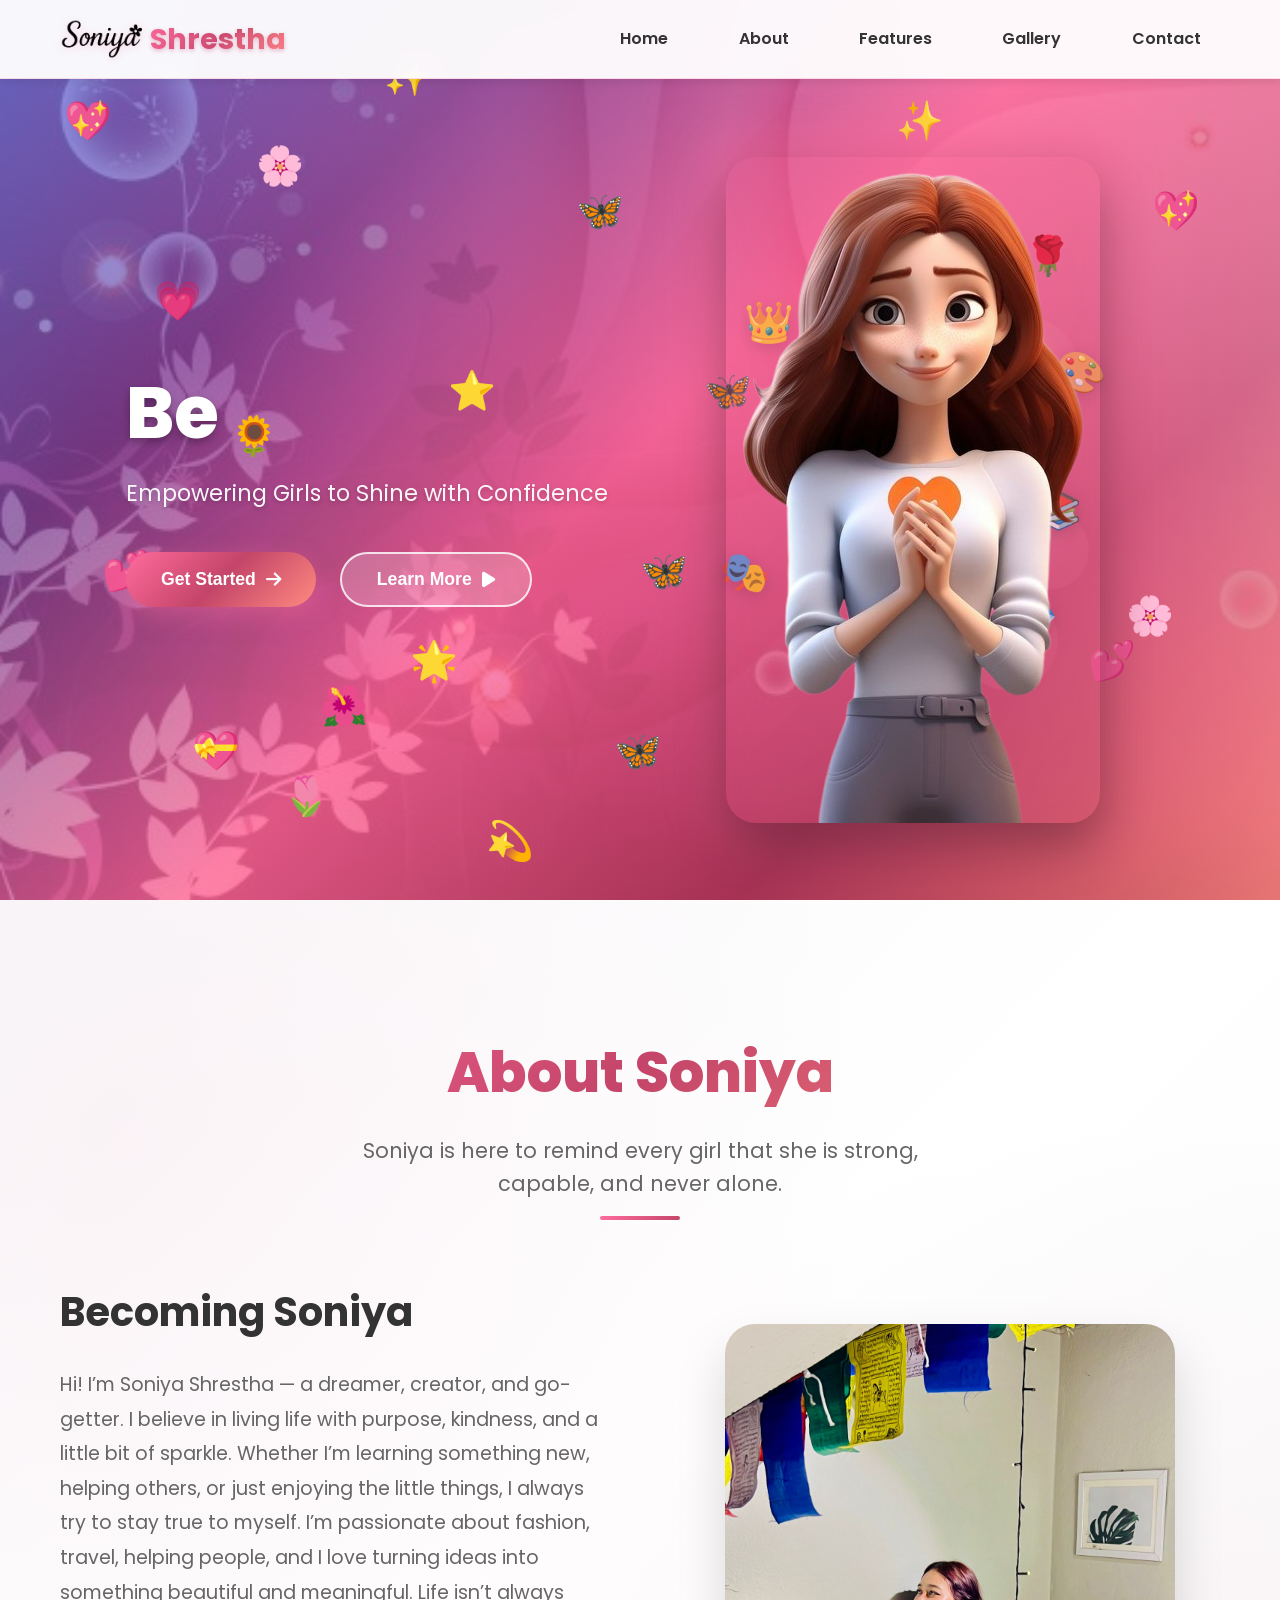
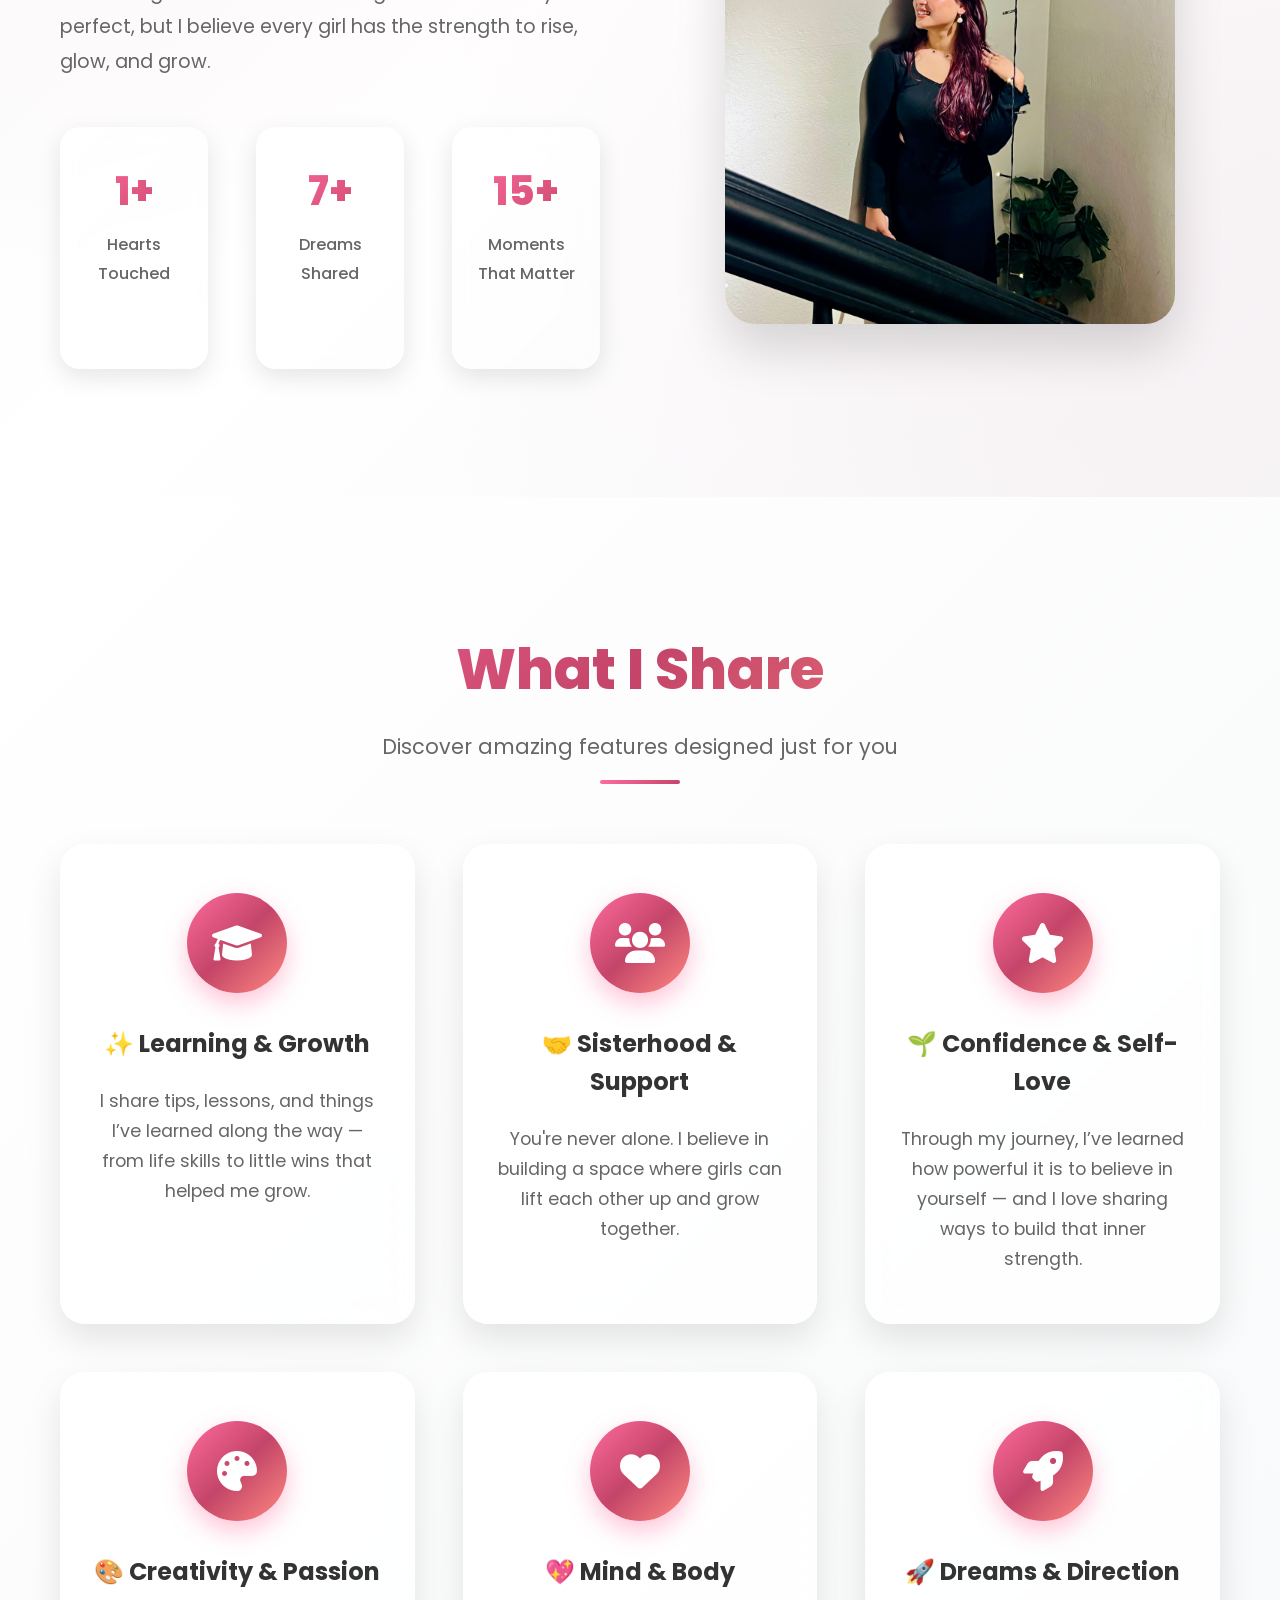
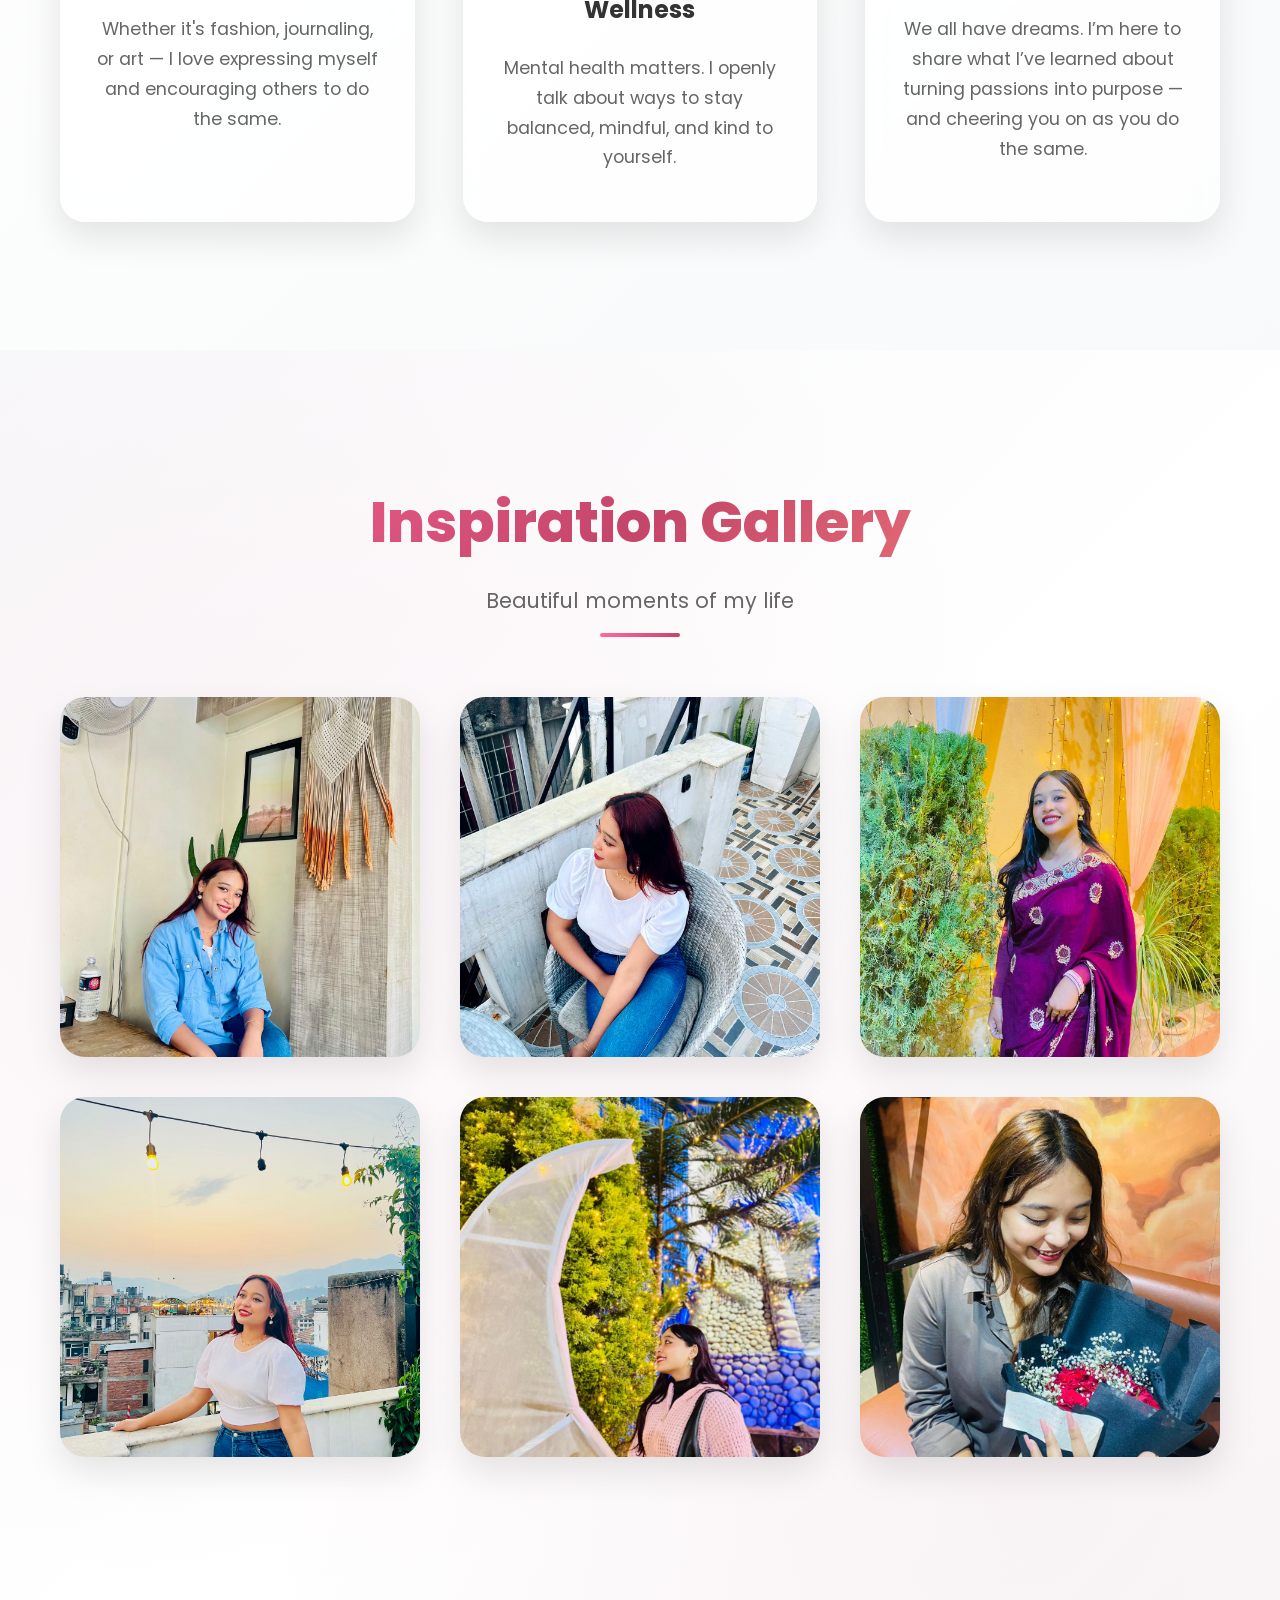
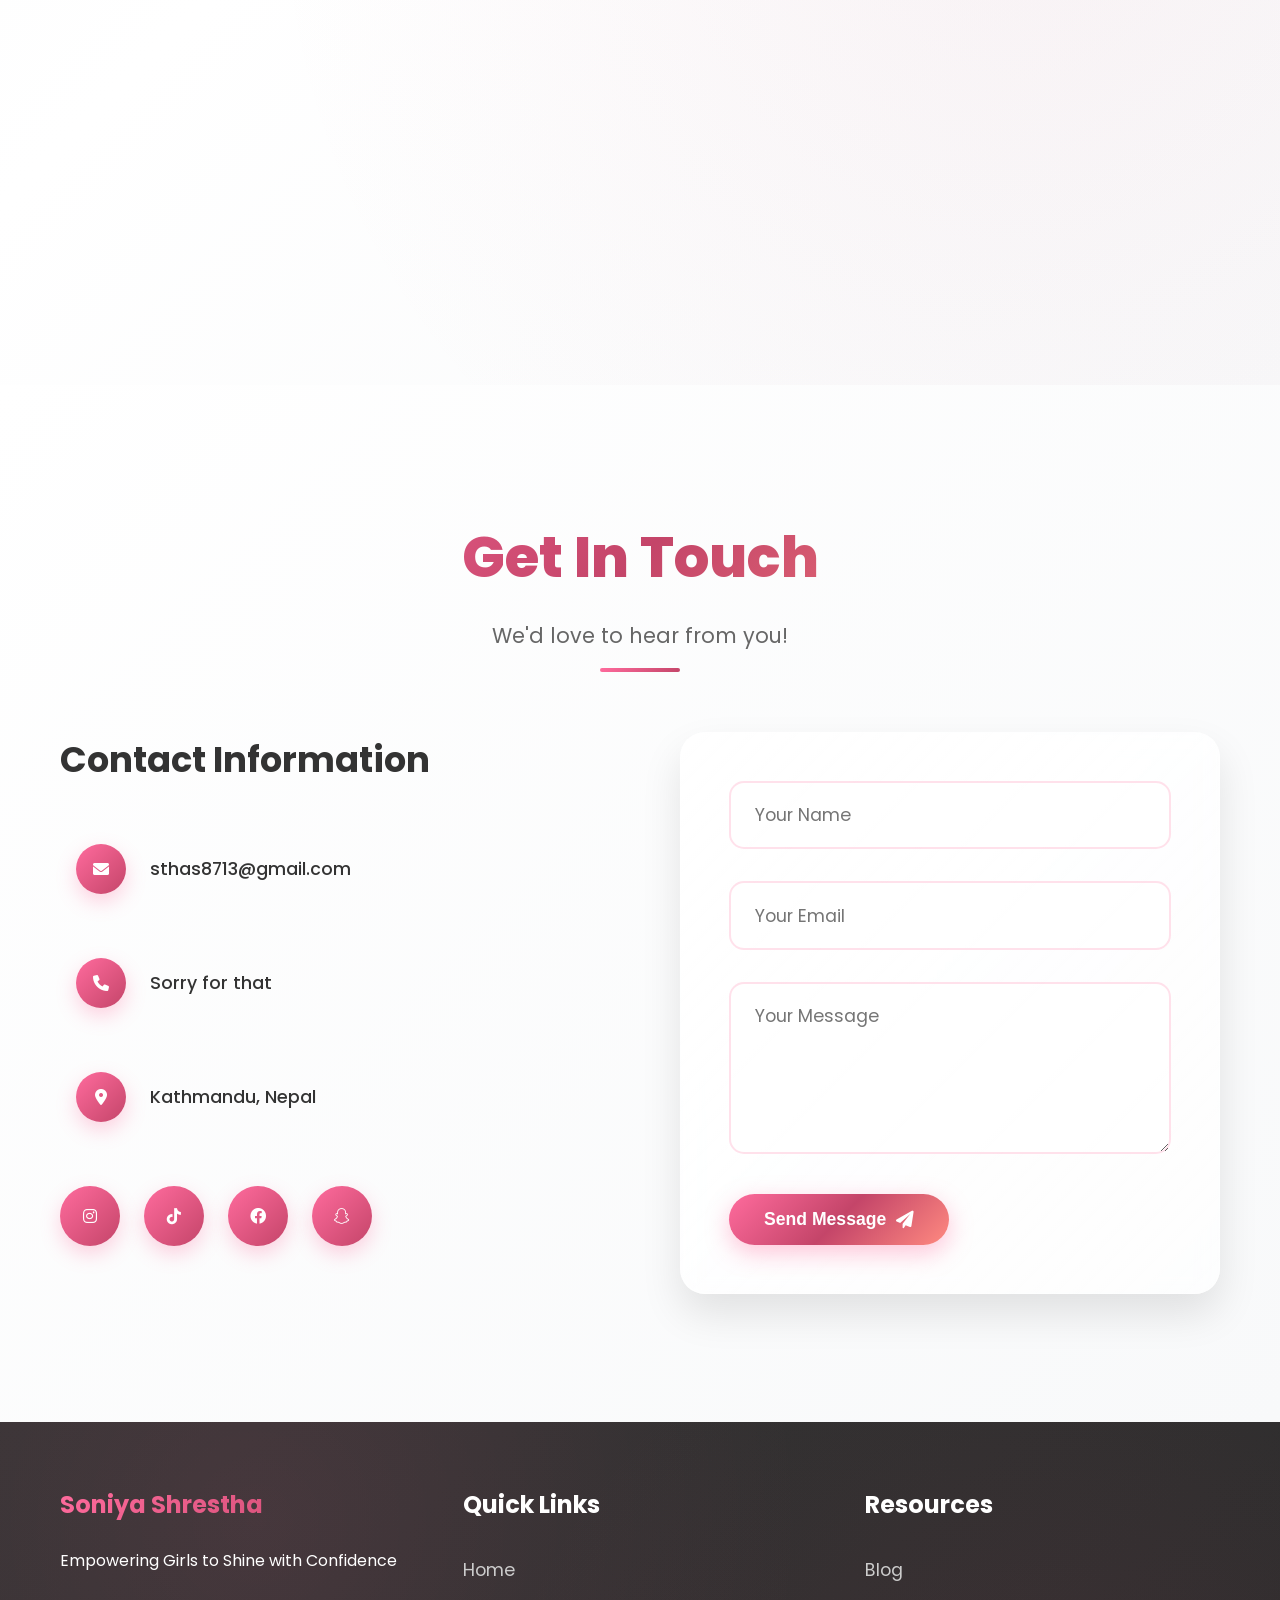
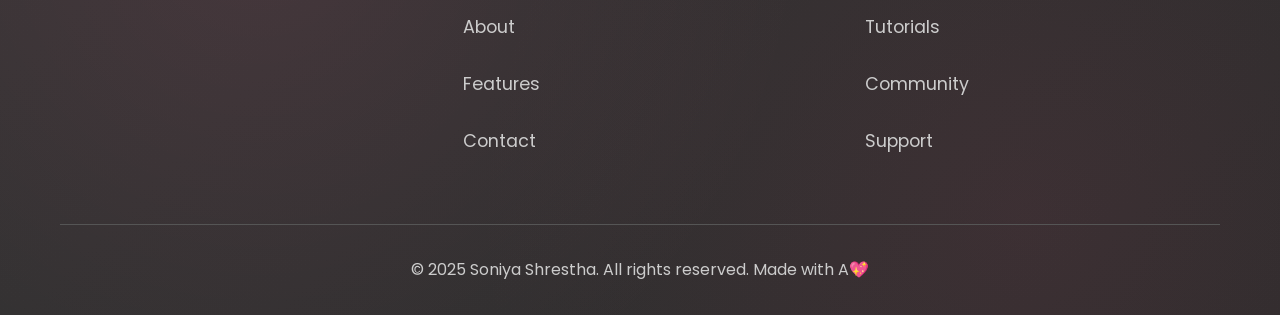
<file: index.html>
<!DOCTYPE html>
<html lang="en">
<head>
    <meta charset="UTF-8">
    <meta name="viewport" content="width=device-width, initial-scale=1.0">
    <title>Bloom - Empowering Girls</title>
    <link rel="stylesheet" href="styles.css">
    <link href="https://fonts.googleapis.com/css2?family=Poppins:wght@300;400;500;600;700;800&display=swap" rel="stylesheet">
    <link rel="stylesheet" href="https://cdnjs.cloudflare.com/ajax/libs/font-awesome/6.0.0/css/all.min.css">
</head>
<body>
    <!-- Navigation -->
    <nav class="navbar">
        <div class="nav-container">
            <div class="nav-logo">
                <div class="logo-container">
                    <img src="logo.png" alt="Bloom Logo" class="logo-image">
                    <h2>Shrestha</h2>
                </div>
            </div>
            <ul class="nav-menu">
                <li class="nav-item">
                    <a href="#home" class="nav-link">Home</a>
                </li>
                <li class="nav-item">
                    <a href="#about" class="nav-link">About</a>
                </li>
                <li class="nav-item">
                    <a href="#features" class="nav-link">Features</a>
                </li>
                <li class="nav-item">
                    <a href="#gallery" class="nav-link">Gallery</a>
                </li>
                <li class="nav-item">
                    <a href="#contact" class="nav-link">Contact</a>
                </li>
            </ul>
            <div class="hamburger">
                <span class="bar"></span>
                <span class="bar"></span>
                <span class="bar"></span>
            </div>
        </div>
    </nav>

    <!-- Hero Section -->
    <section id="home" class="hero">
        <div class="hero-background">
            <img src="hero-background.jpg" alt="Hero Background" class="hero-bg-image">
            <div class="hero-overlay"></div>
        </div>
        
        <!-- Animated Background Elements -->
        <div class="animated-bg">
            <div class="floating-hearts">
                <div class="heart heart-1">💖</div>
                <div class="heart heart-2">💕</div>
                <div class="heart heart-3">💗</div>
                <div class="heart heart-4">💝</div>
                <div class="heart heart-5">💖</div>
                <div class="heart heart-6">💕</div>
            </div>
            
            <div class="floating-flowers">
                <div class="flower flower-1">🌸</div>
                <div class="flower flower-2">🌺</div>
                <div class="flower flower-3">🌻</div>
                <div class="flower flower-4">🌷</div>
                <div class="flower flower-5">🌹</div>
                <div class="flower flower-6">🌸</div>
            </div>
            
            <div class="floating-sparkles">
                <div class="sparkle sparkle-1">✨</div>
                <div class="sparkle sparkle-2">⭐</div>
                <div class="sparkle sparkle-3">🌟</div>
                <div class="sparkle sparkle-4">💫</div>
                <div class="sparkle sparkle-5">✨</div>
                <div class="sparkle sparkle-6">⭐</div>
                <div class="sparkle sparkle-7">🌟</div>
                <div class="sparkle sparkle-8">💫</div>
            </div>
            
            <div class="floating-butterflies">
                <div class="butterfly butterfly-1">🦋</div>
                <div class="butterfly butterfly-2">🦋</div>
                <div class="butterfly butterfly-3">🦋</div>
                <div class="butterfly butterfly-4">🦋</div>
            </div>
        </div>

        <div class="hero-content">
            <div class="hero-text">
                <h1 class="hero-title">
                    <span class="title-word word-1">Be</span>
                    <span class="title-word word-2">Bold</span>
                    <span class="title-word word-3">Be</span>
                    <span class="title-word word-4">You</span>
                </h1>
                <p class="hero-subtitle">Empowering Girls to Shine with Confidence</p>
                <div class="hero-buttons">
                    <button class="btn btn-primary">
                        <span>Get Started</span>
                        <i class="fas fa-arrow-right"></i>
                    </button>
                    <button class="btn btn-secondary">
                        <span>Learn More</span>
                        <i class="fas fa-play"></i>
                    </button>
                </div>
            </div>
            <div class="hero-image">
                <div class="hero-girl-container">
                    <img src="images.png" alt="Empowered Girl" class="hero-girl-image">
                    <div class="girl-glow"></div>
                </div>
                <div class="floating-elements">
                    <div class="floating-element element-1">👑</div>
                    <div class="floating-element element-2">💎</div>
                    <div class="floating-element element-3">🎀</div>
                    <div class="floating-element element-4">🌈</div>
                    <div class="floating-element element-5">🎨</div>
                    <div class="floating-element element-6">📚</div>
                    <div class="floating-element element-7">🎭</div>
                    <div class="floating-element element-8">🎪</div>
                </div>
                <div class="hero-decoration">
                    <div class="decoration-circle circle-1"></div>
                    <div class="decoration-circle circle-2"></div>
                    <div class="decoration-circle circle-3"></div>
                    <div class="decoration-circle circle-4"></div>
                </div>
            </div>
        </div>
    </section>

    <!-- About Section -->
    <section id="about" class="about">
        <div class="container">
            <div class="section-header">
                <h2>About Soniya</h2>
                <p>Soniya is here to remind every girl that she is strong, capable, and never alone.</p>
            </div>
            <div class="about-content">
                <div class="about-text">
                    <h3>Becoming Soniya</h3>
                    <p>Hi! I’m Soniya Shrestha — a dreamer, creator, and go-getter. I believe in living life with purpose, kindness, and a little bit of sparkle. Whether I’m learning something new, helping others, or just enjoying the little things, I always try to stay true to myself.

I’m passionate about fashion, travel, helping people, and I love turning ideas into something beautiful and meaningful. Life isn’t always perfect, but I believe every girl has the strength to rise, glow, and grow.

</p>
                    <div class="stats">
                        <div class="stat">
                            <h4>10K+</h4>
                            <p>Hearts Touched</p>
                        </div>
                        <div class="stat">
                            <h4>50+</h4>
                            <p>Dreams Shared</p>
                        </div>
                        <div class="stat">
                            <h4>100+</h4>
                            <p>Moments That Matter</p>
                        </div>
                    </div>
                </div>
                <div class="about-image">
                    <img src="Images/1.jpeg"About Us" class="about-main-image">
                </div>
            </div>
        </div>
    </section>

    <!-- Features Section -->
    <section id="features" class="features">
        <div class="container">
            <div class="section-header">
                <h2>What I Share</h2>
                <p>Discover amazing features designed just for you</p>
            </div>
            <div class="features-grid">
                <div class="feature-card">
                    <div class="feature-icon">
                        <i class="fas fa-graduation-cap"></i>
                    </div>
                    <h3>✨ Learning & Growth</h3>
                    <p>I share tips, lessons, and things I’ve learned along the way — from life skills to little wins that helped me grow.</p>
                </div>
                <div class="feature-card">
                    <div class="feature-icon">
                        <i class="fas fa-users"></i>
                    </div>
                    <h3>🤝 Sisterhood & Support</h3>
                    <p>You're never alone. I believe in building a space where girls can lift each other up and grow together.</p>
                </div>
                <div class="feature-card">
                    <div class="feature-icon">
                        <i class="fas fa-star"></i>
                    </div>
                    <h3>🌱 Confidence & Self-Love</h3>
                    <p>Through my journey, I’ve learned how powerful it is to believe in yourself — and I love sharing ways to build that inner strength.</p>
                </div>
                <div class="feature-card">
                    <div class="feature-icon">
                        <i class="fas fa-palette"></i>
                    </div>
                    <h3>🎨 Creativity & Passion</h3>
                    <p>Whether it's fashion, journaling, or art — I love expressing myself and encouraging others to do the same.</p>
                </div>
                <div class="feature-card">
                    <div class="feature-icon">
                        <i class="fas fa-heart"></i>
                    </div>
                    <h3>💖 Mind & Body Wellness</h3>
                    <p>Mental health matters. I openly talk about ways to stay balanced, mindful, and kind to yourself.</p>
                </div>
                <div class="feature-card">
                    <div class="feature-icon">
                        <i class="fas fa-rocket"></i>
                    </div>
                    <h3>🚀 Dreams & Direction</h3>
                    <p>We all have dreams. I’m here to share what I’ve learned about turning passions into purpose — and cheering you on as you do the same.</p>
                </div>
            </div>
        </div>
    </section>

    <!-- Gallery Section -->
    <section id="gallery" class="gallery">
        <div class="container">
            <div class="section-header">
                <h2>Inspiration Gallery</h2>
                <p>Beautiful moments of my life</p>
            </div>
            <div class="gallery-grid">
                <div class="gallery-item">
                    <img src="Images/2.jpeg"Achievement Moments" class="gallery-image">
                    <div class="gallery-overlay">
                        <h4></h4>
                    </div>
                </div>
                <div class="gallery-item">
                    <img src="Images/3.jpeg"Creative Projects" class="gallery-image">
                    <div class="gallery-overlay">
                        <h4></h4>
                    </div>
                </div>
                <div class="gallery-item">
                    <img src="Images/5.jpeg" class="gallery-image">
                    <div class="gallery-overlay">
                        <h4></h4>
                    </div>
                </div>
                <div class="gallery-item">
                    <img src="Images/6.jpeg"Community Events" class="gallery-image">
                    <div class="gallery-overlay">
                        <h4></h4>
                    </div>
                </div>
                <div class="gallery-item">
                    <img src="Images/15.jpeg"Workshops" class="gallery-image">
                    <div class="gallery-overlay">
                        <h4></h4>
                    </div>
                </div>
                <div class="gallery-item">
                    <img src="Images/9.jpeg" alt="Celebrations" class="gallery-image">
                    <div class="gallery-overlay">
                        <h4></h4>
                    </div>
                </div>
                <div class="gallery-item">
                    <img src="Images/20.jpeg"Community Events" class="gallery-image">
                    <div class="gallery-overlay">
                        <h4></h4>
                    </div>
                </div>
                <div class="gallery-item">
                    <img src="Images/13.jpeg"Workshops" class="gallery-image">
                    <div class="gallery-overlay">
                        <h4></h4>
                    </div>
                </div>
                <div class="gallery-item">
                    <img src="Images/19.jpeg" alt="Celebrations" class="gallery-image">
                    <div class="gallery-overlay">
                        <h4></h4>
                    </div>
                </div>
            </div>
        </div>
    </section>

    <!-- Contact Section -->
    <section id="contact" class="contact">
        <div class="container">
            <div class="section-header">
                <h2>Get In Touch</h2>
                <p>We'd love to hear from you!</p>
            </div>
            <div class="contact-content">
                <div class="contact-info">
                    <h3>Contact Information</h3>
                    <div class="contact-item">
                        <i class="fas fa-envelope"></i>
                        <span>sthas8713@gmail.com</span>
                    </div>
                    <div class="contact-item">
                        <i class="fas fa-phone"></i>
                        <span>Sorry for that</span>
                    </div>
                    <div class="contact-item">
                        <i class="fas fa-map-marker-alt"></i>
                        <span>Kathmandu, Nepal</span>
                    </div>
                    <div class="social-links">
                        <a href="#" class="social-link"><i class="fab fa-instagram"></i></a>
                        <a href="#" class="social-link"><i class="fab fa-tiktok"></i></a>
                        <a href="#" class="social-link"><i class="fab fa-facebook"></i></a>
                        <a href="#" class="social-link"><i class="fab fa-snapchat"></i></a>
                    </div>
                </div>
                <form class="contact-form">
                    <div class="form-group">
                        <input type="text" id="name" name="name" placeholder="Your Name" required>
                    </div>
                    <div class="form-group">
                        <input type="email" id="email" name="email" placeholder="Your Email" required>
                    </div>
                    <div class="form-group">
                        <textarea id="message" name="message" placeholder="Your Message" rows="5" required></textarea>
                    </div>
                    <button type="submit" class="btn btn-primary">
                        <span>Send Message</span>
                        <i class="fas fa-paper-plane"></i>
                    </button>
                </form>
            </div>
        </div>
    </section>

    <!-- Footer -->
    <footer class="footer">
        <div class="container">
            <div class="footer-content">
                <div class="footer-section">
                    <h3>Soniya Shrestha</h3>
                    <p>Empowering Girls to Shine with Confidence</p>
                </div>
                <div class="footer-section">
                    <h4>Quick Links</h4>
                    <ul>
                        <li><a href="#home">Home</a></li>
                        <li><a href="#about">About</a></li>
                        <li><a href="#features">Features</a></li>
                        <li><a href="#contact">Contact</a></li>
                    </ul>
                </div>
                <div class="footer-section">
                    <h4>Resources</h4>
                    <ul>
                        <li><a href="#">Blog</a></li>
                        <li><a href="#">Tutorials</a></li>
                        <li><a href="#">Community</a></li>
                        <li><a href="photo-proposal.html">Support</a></li>
                    </ul>
                </div>
            </div>
            <div class="footer-bottom">
                <p>&copy; 2025 Soniya Shrestha. All rights reserved. Made with A💖</p>
            </div>
        </div>
    </footer>

    <script src="script.js"></script>
</body>
</html>
</file>
<file: styles.css>
* {
  margin: 0;
  padding: 0;
  box-sizing: border-box;
}

body {
  font-family: "Poppins", sans-serif;
  line-height: 1.6;
  color: #333;
  overflow-x: hidden;
}

.container {
  max-width: 1200px;
  margin: 0 auto;
  padding: 0 20px;
}

/* Navigation */
.navbar {
  position: fixed;
  top: 0;
  width: 100%;
  background: rgba(255, 255, 255, 0.98);
  backdrop-filter: blur(20px);
  z-index: 1000;
  padding: 1rem 0;
  transition: all 0.3s ease;
  box-shadow: 0 2px 20px rgba(0, 0, 0, 0.1);
  border-bottom: 1px solid rgba(255, 107, 157, 0.2);
}

.nav-container {
  max-width: 1200px;
  margin: 0 auto;
  padding: 0 20px;
  display: flex;
  justify-content: space-between;
  align-items: center;
}

.logo-container {
  display: flex;
  align-items: center;
  gap: 0.5rem;
}

.nav-logo h2 {
  background: linear-gradient(135deg, #ff6b9d, #c44569, #ff8a80);
  -webkit-background-clip: text;
  -webkit-text-fill-color: transparent;
  background-clip: text;
  font-weight: 700;
  font-size: 1.8rem;
  text-shadow: 0 2px 4px rgba(255, 107, 157, 0.3);
  filter: drop-shadow(0 1px 2px rgba(0, 0, 0, 0.1));
}

.nav-menu {
  display: flex;
  list-style: none;
  gap: 2rem;
}

.nav-link {
  text-decoration: none;
  color: #333;
  font-weight: 600;
  transition: all 0.3s ease;
  position: relative;
  padding: 0.8rem 1.2rem;
  border-radius: 25px;
  font-size: 1rem;
}

.nav-link:hover {
  color: #ff6b9d;
  background: rgba(255, 107, 157, 0.1);
  transform: translateY(-2px);
}

.nav-link::after {
  content: "";
  position: absolute;
  width: 0;
  height: 2px;
  bottom: 5px;
  left: 50%;
  background: linear-gradient(135deg, #ff6b9d, #c44569);
  transition: all 0.3s ease;
  transform: translateX(-50%);
  border-radius: 2px;
}

.nav-link:hover::after {
  width: 80%;
}

.hamburger {
  display: none;
  flex-direction: column;
  cursor: pointer;
  padding: 0.5rem;
}

.bar {
  width: 25px;
  height: 3px;
  background: linear-gradient(135deg, #ff6b9d, #c44569);
  margin: 3px 0;
  transition: 0.3s;
  border-radius: 2px;
}

.hamburger.active .bar:nth-child(2) {
  opacity: 0;
}

.hamburger.active .bar:nth-child(1) {
  transform: translateY(9px) rotate(45deg);
}

.hamburger.active .bar:nth-child(3) {
  transform: translateY(-9px) rotate(-45deg);
}

/* Logo Image Styles */
.logo-image {
  height: 40px;
  width: auto;
  object-fit: contain;
  transition: all 0.3s ease;
  filter: drop-shadow(0 2px 4px rgba(255, 107, 157, 0.3));
}

.logo-image:hover {
  transform: scale(1.1) rotate(5deg);
}

/* Enhanced Hero Section with Background Image */
.hero {
  min-height: 100vh;
  display: flex;
  align-items: center;
  position: relative;
  overflow: hidden;
  padding-top: 80px;
}

.hero-background {
  position: absolute;
  top: 0;
  left: 0;
  width: 100%;
  height: 100%;
  z-index: 1;
}

.hero-bg-image {
  width: 100%;
  height: 100%;
  object-fit: cover;
  object-position: center;
}

.hero-overlay {
  position: absolute;
  top: 0;
  left: 0;
  width: 100%;
  height: 100%;
  background: linear-gradient(
    135deg,
    rgba(102, 126, 234, 0.8) 0%,
    rgba(118, 75, 162, 0.7) 25%,
    rgba(255, 107, 157, 0.8) 50%,
    rgba(196, 69, 105, 0.7) 75%,
    rgba(255, 138, 128, 0.8) 100%
  );
  animation: gradientShift 8s ease-in-out infinite;
}

@keyframes gradientShift {
  0%,
  100% {
    opacity: 0.8;
  }
  50% {
    opacity: 0.6;
  }
}

/* Animated Background Elements for Girls */
.animated-bg {
  position: absolute;
  top: 0;
  left: 0;
  width: 100%;
  height: 100%;
  z-index: 2;
  pointer-events: none;
}

.floating-hearts,
.floating-flowers,
.floating-sparkles,
.floating-butterflies {
  position: absolute;
  width: 100%;
  height: 100%;
}

.heart,
.flower,
.sparkle,
.butterfly {
  position: absolute;
  font-size: clamp(1.5rem, 3vw, 2.5rem);
  animation-duration: 5s;
  animation-iteration-count: infinite;
  animation-timing-function: ease-in-out;
}

/* Hearts Animation */
.heart {
  animation-name: floatHearts;
}

.heart-1 {
  top: 10%;
  left: 5%;
  animation-delay: 0s;
}
.heart-2 {
  top: 60%;
  left: 8%;
  animation-delay: 2s;
}
.heart-3 {
  top: 30%;
  left: 12%;
  animation-delay: 4s;
}
.heart-4 {
  top: 80%;
  left: 15%;
  animation-delay: 6s;
}
.heart-5 {
  top: 20%;
  left: 90%;
  animation-delay: 1s;
}
.heart-6 {
  top: 70%;
  left: 85%;
  animation-delay: 3s;
}

@keyframes floatHearts {
  0%,
  100% {
    transform: translateY(0px) rotate(0deg);
    opacity: 0.7;
  }
  25% {
    transform: translateY(-30px) rotate(10deg);
    opacity: 1;
  }
  50% {
    transform: translateY(-20px) rotate(-5deg);
    opacity: 0.8;
  }
  75% {
    transform: translateY(-40px) rotate(15deg);
    opacity: 1;
  }
}

/* Flowers Animation */
.flower {
  animation-name: floatFlowers;
}

.flower-1 {
  top: 15%;
  left: 20%;
  animation-delay: 0.5s;
}
.flower-2 {
  top: 75%;
  left: 25%;
  animation-delay: 2.5s;
}
.flower-3 {
  top: 45%;
  left: 18%;
  animation-delay: 4.5s;
}
.flower-4 {
  top: 85%;
  left: 22%;
  animation-delay: 6.5s;
}
.flower-5 {
  top: 25%;
  left: 80%;
  animation-delay: 1.5s;
}
.flower-6 {
  top: 65%;
  left: 88%;
  animation-delay: 3.5s;
}

@keyframes floatFlowers {
  0%,
  100% {
    transform: translateY(0px) scale(1) rotate(0deg);
    opacity: 0.6;
  }
  33% {
    transform: translateY(-25px) scale(1.1) rotate(120deg);
    opacity: 0.9;
  }
  66% {
    transform: translateY(-15px) scale(0.9) rotate(240deg);
    opacity: 0.7;
  }
}

/* Sparkles Animation */
.sparkle {
  animation-name: floatSparkles;
}

.sparkle-1 {
  top: 5%;
  left: 30%;
  animation-delay: 0s;
}
.sparkle-2 {
  top: 40%;
  left: 35%;
  animation-delay: 1s;
}
.sparkle-3 {
  top: 70%;
  left: 32%;
  animation-delay: 2s;
}
.sparkle-4 {
  top: 90%;
  left: 38%;
  animation-delay: 3s;
}
.sparkle-5 {
  top: 10%;
  left: 70%;
  animation-delay: 0.5s;
}
.sparkle-6 {
  top: 50%;
  left: 75%;
  animation-delay: 1.5s;
}
.sparkle-7 {
  top: 80%;
  left: 72%;
  animation-delay: 2.5s;
}
.sparkle-8 {
  top: 35%;
  left: 78%;
  animation-delay: 3.5s;
}

@keyframes floatSparkles {
  0%,
  100% {
    transform: translateY(0px) scale(1) rotate(0deg);
    opacity: 0.8;
  }
  25% {
    transform: translateY(-35px) scale(1.3) rotate(90deg);
    opacity: 1;
  }
  50% {
    transform: translateY(-25px) scale(0.8) rotate(180deg);
    opacity: 0.6;
  }
  75% {
    transform: translateY(-45px) scale(1.2) rotate(270deg);
    opacity: 1;
  }
}

/* Butterflies Animation */
.butterfly {
  animation-name: floatButterflies;
}

.butterfly-1 {
  top: 20%;
  left: 45%;
  animation-delay: 0s;
}
.butterfly-2 {
  top: 60%;
  left: 50%;
  animation-delay: 2s;
}
.butterfly-3 {
  top: 40%;
  left: 55%;
  animation-delay: 4s;
}
.butterfly-4 {
  top: 80%;
  left: 48%;
  animation-delay: 6s;
}

@keyframes floatButterflies {
  0%,
  100% {
    transform: translateX(0px) translateY(0px) rotate(0deg);
    opacity: 0.7;
  }
  25% {
    transform: translateX(20px) translateY(-30px) rotate(15deg);
    opacity: 1;
  }
  50% {
    transform: translateX(-15px) translateY(-20px) rotate(-10deg);
    opacity: 0.8;
  }
  75% {
    transform: translateX(25px) translateY(-40px) rotate(20deg);
    opacity: 1;
  }
}

.hero-content {
  max-width: 1200px;
  margin: 0 auto;
  padding: 0 20px;
  display: grid;
  grid-template-columns: 1fr 1fr;
  gap: 4rem;
  align-items: center;
  position: relative;
  z-index: 3;
}

/* Animated Title */
.hero-title {
  font-size: clamp(2.5rem, 6vw, 4.5rem);
  font-weight: 800;
  color: white;
  margin-bottom: 1.5rem;
  line-height: 1.1;
  text-shadow: 0 4px 8px rgba(0, 0, 0, 0.3);
}

.title-word {
  display: inline-block;
  animation: titleWordAnimation 2s ease-out forwards;
  opacity: 0;
  transform: translateY(50px);
}

.word-1 {
  animation-delay: 0.1s;
}
.word-2 {
  animation-delay: 0.1s;
}
.word-3 {
  animation-delay: 0.1s;
}
.word-4 {
  animation-delay: 0.1s;
}
.word-5 {
  animation-delay: 0.1s;
}

@keyframes titleWordAnimation {
  to {
    opacity: 1;
    transform: translateY(0);
  }
}

.hero-subtitle {
  font-size: clamp(1.1rem, 2.5vw, 1.4rem);
  color: rgba(255, 255, 255, 0.95);
  margin-bottom: 2.5rem;
  line-height: 1.6;
  text-shadow: 0 2px 4px rgba(0, 0, 0, 0.2);
  animation: fadeInUp 1s ease-out 1.2s both;
}

@keyframes fadeInUp {
  from {
    opacity: 0;
    transform: translateY(30px);
  }
  to {
    opacity: 1;
    transform: translateY(0);
  }
}

.hero-buttons {
  display: flex;
  gap: 1.5rem;
  flex-wrap: wrap;
  animation: fadeInUp 1s ease-out 1.5s both;
}

.btn {
  padding: 15px 35px;
  border: none;
  border-radius: 50px;
  font-size: 1.1rem;
  font-weight: 600;
  cursor: pointer;
  transition: all 0.4s ease;
  text-decoration: none;
  display: inline-flex;
  align-items: center;
  gap: 10px;
  text-align: center;
  min-width: 160px;
  justify-content: center;
  position: relative;
  overflow: hidden;
}

.btn::before {
  content: "";
  position: absolute;
  top: 0;
  left: -100%;
  width: 100%;
  height: 100%;
  background: linear-gradient(90deg, transparent, rgba(255, 255, 255, 0.2), transparent);
  transition: left 0.5s;
}

.btn:hover::before {
  left: 100%;
}

.btn-primary {
  background: linear-gradient(135deg, #ff6b9d, #c44569, #ff8a80);
  color: white;
  box-shadow: 0 8px 25px rgba(255, 107, 157, 0.4);
}

.btn-primary:hover {
  transform: translateY(-3px) scale(1.05);
  box-shadow: 0 15px 35px rgba(255, 107, 157, 0.6);
}

.btn-secondary {
  background: rgba(255, 255, 255, 0.2);
  color: white;
  border: 2px solid rgba(255, 255, 255, 0.8);
  backdrop-filter: blur(10px);
}

.btn-secondary:hover {
  background: rgba(255, 255, 255, 0.9);
  color: #333;
  transform: translateY(-3px) scale(1.05);
  box-shadow: 0 15px 35px rgba(255, 255, 255, 0.3);
}

/* Enhanced Hero Image Area with Girl Image */
.hero-image {
  position: relative;
  height: 500px;
  display: flex;
  align-items: center;
  justify-content: center;
}

.hero-girl-container {
  position: relative;
  z-index: 4;
  animation: fadeInScale 1.5s ease-out 0.8s both;
}

@keyframes fadeInScale {
  from {
    opacity: 0;
    transform: scale(0.8);
  }
  to {
    opacity: 1;
    transform: scale(1);
  }
}

.hero-girl-image {
  width: 100%;
  max-width: 400px;
  height: auto;
  border-radius: 30px;
  box-shadow: 0 25px 50px rgba(0, 0, 0, 0.3);
  transition: all 0.4s ease;
  position: relative;
  z-index: 2;
}

.hero-girl-image:hover {
  transform: scale(1.05) rotate(2deg);
  box-shadow: 0 35px 70px rgba(255, 107, 157, 0.4);
}

.girl-glow {
  position: absolute;
  top: -20px;
  left: -20px;
  right: -20px;
  bottom: -20px;
  background: linear-gradient(135deg, rgba(255, 107, 157, 0.3), rgba(196, 69, 105, 0.3));
  border-radius: 40px;
  filter: blur(20px);
  animation: glowPulse 3s ease-in-out infinite;
  z-index: 1;
}

@keyframes glowPulse {
  0%,
  100% {
    opacity: 0.5;
    transform: scale(1);
  }
  50% {
    opacity: 0.8;
    transform: scale(1.05);
  }
}

.floating-elements {
  position: absolute;
  width: 100%;
  height: 100%;
  z-index: 3;
}

.floating-element {
  position: absolute;
  font-size: clamp(1.8rem, 4vw, 2.5rem);
  animation: float 4s ease-in-out infinite;
  filter: drop-shadow(0 4px 8px rgba(0, 0, 0, 0.2));
  cursor: pointer;
  transition: transform 0.3s ease;
}

.floating-element:hover {
  transform: scale(1.3) rotate(15deg);
}

.element-1 {
  top: 10%;
  left: 15%;
  animation-delay: 0s;
}
.element-2 {
  top: 70%;
  right: 20%;
  animation-delay: 1s;
}
.element-3 {
  bottom: 15%;
  left: 25%;
  animation-delay: 2s;
}
.element-4 {
  top: 35%;
  right: 35%;
  animation-delay: 1.5s;
}
.element-5 {
  top: 20%;
  right: 10%;
  animation-delay: 0.5s;
}
.element-6 {
  bottom: 40%;
  right: 15%;
  animation-delay: 2.5s;
}
.element-7 {
  top: 60%;
  left: 10%;
  animation-delay: 3s;
}
.element-8 {
  bottom: 25%;
  left: 45%;
  animation-delay: 3.5s;
}

@keyframes float {
  0%,
  100% {
    transform: translateY(0px) rotate(0deg);
  }
  25% {
    transform: translateY(-20px) rotate(5deg);
  }
  50% {
    transform: translateY(-10px) rotate(-3deg);
  }
  75% {
    transform: translateY(-25px) rotate(3deg);
  }
}

/* Decorative Circles */
.hero-decoration {
  position: absolute;
  width: 100%;
  height: 100%;
  pointer-events: none;
  z-index: 2;
}

.decoration-circle {
  position: absolute;
  border-radius: 50%;
  background: linear-gradient(135deg, rgba(255, 255, 255, 0.1), rgba(255, 107, 157, 0.2));
  backdrop-filter: blur(10px);
  animation: circleFloat 6s ease-in-out infinite;
}

.circle-1 {
  width: 120px;
  height: 120px;
  top: 15%;
  left: 60%;
  animation-delay: 0s;
}

.circle-2 {
  width: 80px;
  height: 80px;
  bottom: 30%;
  left: 70%;
  animation-delay: 2s;
}

.circle-3 {
  width: 60px;
  height: 60px;
  top: 60%;
  left: 50%;
  animation-delay: 4s;
}

.circle-4 {
  width: 100px;
  height: 100px;
  bottom: 10%;
  right: 20%;
  animation-delay: 1s;
}

@keyframes circleFloat {
  0%,
  100% {
    transform: translateY(0px) scale(1);
    opacity: 0.7;
  }
  50% {
    transform: translateY(-30px) scale(1.1);
    opacity: 1;
  }
}

/* Enhanced Section Headers */
.section-header {
  text-align: center;
  margin-bottom: 5rem;
  position: relative;
}

.section-header::after {
  content: "";
  position: absolute;
  bottom: -20px;
  left: 50%;
  transform: translateX(-50%);
  width: 80px;
  height: 4px;
  background: linear-gradient(135deg, #ff6b9d, #c44569);
  border-radius: 2px;
}

.section-header h2 {
  font-size: clamp(2.5rem, 5vw, 3.5rem);
  font-weight: 800;
  margin-bottom: 1rem;
  background: linear-gradient(135deg, #ff6b9d, #c44569, #ff8a80);
  -webkit-background-clip: text;
  -webkit-text-fill-color: transparent;
  background-clip: text;
  position: relative;
}

.section-header p {
  font-size: clamp(1.1rem, 2.5vw, 1.3rem);
  color: #666;
  max-width: 600px;
  margin: 0 auto;
  font-weight: 400;
}

/* Enhanced About Section */
.about {
  padding: 8rem 0;
  background: linear-gradient(135deg, #f8f9fa 0%, #fff 50%, #f8f9fa 100%);
  position: relative;
}

.about::before {
  content: "";
  position: absolute;
  top: 0;
  left: 0;
  right: 0;
  bottom: 0;
  background: radial-gradient(circle at 10% 20%, rgba(255, 107, 157, 0.05) 0%, transparent 50%),
    radial-gradient(circle at 90% 80%, rgba(196, 69, 105, 0.05) 0%, transparent 50%);
}

.about-content {
  display: grid;
  grid-template-columns: 1fr 1fr;
  gap: 5rem;
  align-items: center;
  position: relative;
  z-index: 2;
}

.about-text h3 {
  font-size: clamp(2rem, 4vw, 2.5rem);
  margin-bottom: 1.5rem;
  color: #333;
  font-weight: 700;
}

.about-text p {
  font-size: clamp(1.1rem, 2.5vw, 1.2rem);
  color: #666;
  margin-bottom: 3rem;
  line-height: 1.8;
}

.stats {
  display: flex;
  gap: 3rem;
  flex-wrap: wrap;
}

.stat {
  text-align: center;
  flex: 1;
  min-width: 120px;
  padding: 2rem 1rem;
  background: linear-gradient(135deg, rgba(255, 255, 255, 0.8), rgba(255, 255, 255, 0.4));
  border-radius: 20px;
  backdrop-filter: blur(10px);
  box-shadow: 0 8px 25px rgba(0, 0, 0, 0.1);
  transition: transform 0.3s ease;
}

.stat:hover {
  transform: translateY(-10px);
}

.stat h4 {
  font-size: clamp(2rem, 4vw, 2.5rem);
  font-weight: 800;
  background: linear-gradient(135deg, #ff6b9d, #c44569);
  -webkit-background-clip: text;
  -webkit-text-fill-color: transparent;
  background-clip: text;
  margin-bottom: 0.5rem;
}

.stat p {
  color: #666;
  font-size: clamp(0.9rem, 2vw, 1rem);
  font-weight: 500;
}

.about-image {
  display: flex;
  justify-content: center;
  align-items: center;
  position: relative;
}

.about-main-image {
  width: 100%;
  max-width: 450px;
  height: auto;
  border-radius: 30px;
  box-shadow: 0 25px 50px rgba(0, 0, 0, 0.15);
  transition: all 0.4s ease;
  position: relative;
  z-index: 2;
}

.about-main-image:hover {
  transform: scale(1.05) rotate(2deg);
  box-shadow: 0 35px 70px rgba(255, 107, 157, 0.3);
}

/* Enhanced Features Section */
.features {
  padding: 8rem 0;
  background: linear-gradient(135deg, #fff 0%, #f8f9fa 100%);
}

.features-grid {
  display: grid;
  grid-template-columns: repeat(auto-fit, minmax(320px, 1fr));
  gap: 3rem;
}

.feature-card {
  background: linear-gradient(135deg, rgba(255, 255, 255, 0.9), rgba(255, 255, 255, 0.7));
  padding: 3rem 2rem;
  border-radius: 25px;
  text-align: center;
  box-shadow: 0 15px 35px rgba(0, 0, 0, 0.1);
  transition: all 0.4s ease;
  position: relative;
  overflow: hidden;
  backdrop-filter: blur(10px);
  border: 1px solid rgba(255, 255, 255, 0.2);
}

.feature-card::before {
  content: "";
  position: absolute;
  top: 0;
  left: -100%;
  width: 100%;
  height: 100%;
  background: linear-gradient(90deg, transparent, rgba(255, 107, 157, 0.1), transparent);
  transition: left 0.5s;
}

.feature-card:hover::before {
  left: 100%;
}

.feature-card:hover {
  transform: translateY(-15px) scale(1.02);
  box-shadow: 0 25px 50px rgba(255, 107, 157, 0.2);
}

.feature-icon {
  width: 100px;
  height: 100px;
  background: linear-gradient(135deg, #ff6b9d, #c44569, #ff8a80);
  border-radius: 50%;
  display: flex;
  align-items: center;
  justify-content: center;
  margin: 0 auto 2rem;
  color: white;
  font-size: 2.5rem;
  box-shadow: 0 10px 25px rgba(255, 107, 157, 0.4);
  transition: all 0.3s ease;
}

.feature-card:hover .feature-icon {
  transform: scale(1.1) rotate(10deg);
  box-shadow: 0 15px 35px rgba(255, 107, 157, 0.6);
}

.feature-card h3 {
  font-size: clamp(1.3rem, 2.5vw, 1.5rem);
  margin-bottom: 1.5rem;
  color: #333;
  font-weight: 700;
}

.feature-card p {
  color: #666;
  line-height: 1.7;
  font-size: clamp(1rem, 2vw, 1.1rem);
}

/* Enhanced Gallery Section */
.gallery {
  padding: 8rem 0;
  background: linear-gradient(135deg, #f8f9fa 0%, #fff 50%, #f8f9fa 100%);
  position: relative;
}

.gallery::before {
  content: "";
  position: absolute;
  top: 0;
  left: 0;
  right: 0;
  bottom: 0;
  background: radial-gradient(circle at 20% 30%, rgba(255, 107, 157, 0.05) 0%, transparent 50%),
    radial-gradient(circle at 80% 70%, rgba(196, 69, 105, 0.05) 0%, transparent 50%);
}

.gallery-grid {
  display: grid;
  grid-template-columns: repeat(auto-fit, minmax(280px, 1fr));
  gap: 2.5rem;
  position: relative;
  z-index: 2;
}

.gallery-item {
  position: relative;
  aspect-ratio: 1;
  border-radius: 25px;
  overflow: hidden;
  cursor: pointer;
  box-shadow: 0 15px 35px rgba(0, 0, 0, 0.1);
  transition: all 0.4s ease;
}

.gallery-item:hover {
  transform: translateY(-10px) scale(1.02);
  box-shadow: 0 25px 50px rgba(255, 107, 157, 0.2);
}

.gallery-image {
  width: 100%;
  height: 100%;
  object-fit: cover;
  transition: transform 0.4s ease;
}

.gallery-overlay {
  position: absolute;
  bottom: 0;
  left: 0;
  right: 0;
  background: linear-gradient(transparent, rgba(0, 0, 0, 0.8));
  color: white;
  padding: 3rem 2rem 2rem;
  transform: translateY(100%);
  transition: transform 0.4s ease;
}

.gallery-item:hover .gallery-image {
  transform: scale(1.15);
}

.gallery-item:hover .gallery-overlay {
  transform: translateY(0);
}

.gallery-overlay h4 {
  font-size: 1.3rem;
  font-weight: 700;
  margin: 0;
  text-shadow: 0 2px 4px rgba(0, 0, 0, 0.5);
}

/* Enhanced Contact Section */
.contact {
  padding: 8rem 0;
  background: linear-gradient(135deg, #fff 0%, #f8f9fa 100%);
}

.contact-content {
  display: grid;
  grid-template-columns: 1fr 1fr;
  gap: 5rem;
}

.contact-info h3 {
  font-size: clamp(1.8rem, 3vw, 2.2rem);
  margin-bottom: 2.5rem;
  color: #333;
  font-weight: 700;
}

.contact-item {
  display: flex;
  align-items: center;
  gap: 1.5rem;
  margin-bottom: 2rem;
  padding: 1rem;
  border-radius: 15px;
  transition: all 0.3s ease;
}

.contact-item:hover {
  background: rgba(255, 107, 157, 0.05);
  transform: translateX(10px);
}

.contact-item i {
  width: 50px;
  height: 50px;
  background: linear-gradient(135deg, #ff6b9d, #c44569);
  border-radius: 50%;
  display: flex;
  align-items: center;
  justify-content: center;
  color: white;
  flex-shrink: 0;
  box-shadow: 0 8px 20px rgba(255, 107, 157, 0.3);
}

.contact-item span {
  font-size: clamp(1rem, 2vw, 1.1rem);
  font-weight: 500;
}

.social-links {
  display: flex;
  gap: 1.5rem;
  margin-top: 3rem;
  flex-wrap: wrap;
}

.social-link {
  width: 60px;
  height: 60px;
  background: linear-gradient(135deg, #ff6b9d, #c44569);
  border-radius: 50%;
  display: flex;
  align-items: center;
  justify-content: center;
  color: white;
  text-decoration: none;
  transition: all 0.4s ease;
  box-shadow: 0 8px 20px rgba(255, 107, 157, 0.3);
}

.social-link:hover {
  transform: translateY(-5px) scale(1.1);
  box-shadow: 0 15px 35px rgba(255, 107, 157, 0.5);
}

.contact-form {
  background: linear-gradient(135deg, rgba(255, 255, 255, 0.9), rgba(255, 255, 255, 0.7));
  padding: 3rem;
  border-radius: 25px;
  box-shadow: 0 20px 40px rgba(0, 0, 0, 0.1);
  backdrop-filter: blur(10px);
  border: 1px solid rgba(255, 255, 255, 0.2);
}

.form-group {
  margin-bottom: 2rem;
}

.form-group input,
.form-group textarea {
  width: 100%;
  padding: 1.2rem 1.5rem;
  border: 2px solid rgba(255, 107, 157, 0.2);
  border-radius: 15px;
  font-size: 1.1rem;
  transition: all 0.3s ease;
  font-family: inherit;
  background: rgba(255, 255, 255, 0.8);
}

.form-group input:focus,
.form-group textarea:focus {
  outline: none;
  border-color: #ff6b9d;
  box-shadow: 0 0 20px rgba(255, 107, 157, 0.2);
  transform: translateY(-2px);
}

/* Enhanced Footer */
.footer {
  background: linear-gradient(135deg, #333 0%, #2c2c2c 100%);
  color: white;
  padding: 4rem 0 2rem;
  position: relative;
}

.footer::before {
  content: "";
  position: absolute;
  top: 0;
  left: 0;
  right: 0;
  bottom: 0;
  background: radial-gradient(circle at 20% 20%, rgba(255, 107, 157, 0.1) 0%, transparent 50%),
    radial-gradient(circle at 80% 80%, rgba(196, 69, 105, 0.1) 0%, transparent 50%);
}

.footer-content {
  display: grid;
  grid-template-columns: repeat(auto-fit, minmax(250px, 1fr));
  gap: 3rem;
  margin-bottom: 3rem;
  position: relative;
  z-index: 2;
}

.footer-section h3,
.footer-section h4 {
  margin-bottom: 1.5rem;
  font-size: clamp(1.3rem, 2.5vw, 1.5rem);
  font-weight: 700;
}

.footer-section h3 {
  background: linear-gradient(135deg, #ff6b9d, #c44569);
  -webkit-background-clip: text;
  -webkit-text-fill-color: transparent;
  background-clip: text;
}

.footer-section ul {
  list-style: none;
}

.footer-section ul li {
  margin-bottom: 0.8rem;
}

.footer-section ul li a {
  color: #ccc;
  text-decoration: none;
  transition: all 0.3s ease;
  font-size: clamp(1rem, 2vw, 1.1rem);
  padding: 0.5rem 0;
  display: inline-block;
}

.footer-section ul li a:hover {
  color: #ff6b9d;
  transform: translateX(5px);
}

.footer-bottom {
  text-align: center;
  padding-top: 2rem;
  border-top: 1px solid #555;
  color: #ccc;
  font-size: clamp(0.9rem, 2vw, 1rem);
  position: relative;
  z-index: 2;
}

/* Enhanced Mobile Responsive Design */
@media (max-width: 1024px) {
  .container {
    padding: 0 15px;
  }

  .hero-content {
    gap: 3rem;
  }

  .features-grid {
    grid-template-columns: repeat(auto-fit, minmax(280px, 1fr));
  }

  .animated-bg {
    opacity: 0.7;
  }

  .heart,
  .flower,
  .sparkle,
  .butterfly {
    font-size: clamp(1.2rem, 2.5vw, 2rem);
  }
}

@media (max-width: 768px) {
  .hamburger {
    display: flex;
  }

  .nav-menu {
    position: fixed;
    left: -100%;
    top: 80px;
    flex-direction: column;
    background: linear-gradient(135deg, rgba(255, 255, 255, 0.95), rgba(255, 255, 255, 0.9));
    backdrop-filter: blur(20px);
    width: 100%;
    text-align: center;
    transition: 0.3s;
    box-shadow: 0 10px 30px rgba(0, 0, 0, 0.1);
    padding: 3rem 0;
    height: calc(100vh - 80px);
    overflow-y: auto;
  }

  .nav-menu.active {
    left: 0;
  }

  .nav-item {
    margin: 1.5rem 0;
  }

  .nav-link {
    font-size: 1.2rem;
    padding: 1rem 2rem;
    display: block;
    border-radius: 25px;
  }

  .hero {
    padding-top: 80px;
    min-height: calc(100vh - 80px);
  }

  .hero-content {
    grid-template-columns: 1fr;
    text-align: center;
    gap: 3rem;
    padding: 3rem 20px;
  }

  .hero-image {
    height: 400px;
    order: -1;
  }

  .hero-girl-image {
    max-width: 300px;
  }

  .hero-buttons {
    justify-content: center;
    gap: 1rem;
  }

  .btn {
    padding: 12px 25px;
    font-size: 1rem;
    min-width: 140px;
  }

  .about-content,
  .contact-content {
    grid-template-columns: 1fr;
    gap: 4rem;
  }

  .stats {
    justify-content: center;
    gap: 2rem;
  }

  .features {
    padding: 6rem 0;
  }

  .features-grid {
    grid-template-columns: 1fr;
    gap: 2rem;
  }

  .feature-card {
    padding: 2rem 1.5rem;
  }

  .gallery-grid {
    grid-template-columns: repeat(auto-fit, minmax(250px, 1fr));
    gap: 2rem;
  }

  .contact-form {
    padding: 2rem;
  }

  .section-header {
    margin-bottom: 4rem;
  }

  .about,
  .features,
  .gallery,
  .contact {
    padding: 6rem 0;
  }

  .floating-element {
    font-size: clamp(1.5rem, 3vw, 2rem);
  }

  .decoration-circle {
    opacity: 0.5;
  }

  .animated-bg {
    opacity: 0.5;
  }

  .heart,
  .flower,
  .sparkle,
  .butterfly {
    font-size: clamp(1rem, 2vw, 1.5rem);
  }
}

@media (max-width: 480px) {
  .container {
    padding: 0 10px;
  }

  .nav-container {
    padding: 0 15px;
  }

  .hero-content {
    padding: 2rem 15px;
  }

  .hero-image {
    height: 300px;
  }

  .hero-girl-image {
    max-width: 250px;
  }

  .hero-buttons {
    flex-direction: column;
    align-items: center;
    gap: 1rem;
  }

  .btn {
    width: 100%;
    max-width: 250px;
  }

  .stats {
    flex-direction: column;
    gap: 1.5rem;
  }

  .stat {
    min-width: auto;
  }

  .contact-item {
    flex-direction: column;
    text-align: center;
    gap: 1rem;
  }

  .social-links {
    justify-content: center;
  }

  .footer-content {
    grid-template-columns: 1fr;
    text-align: center;
    gap: 2rem;
  }

  .about,
  .features,
  .gallery,
  .contact {
    padding: 4rem 0;
  }

  .section-header {
    margin-bottom: 3rem;
  }

  .gallery-overlay h4 {
    font-size: 1.1rem;
  }

  .feature-card {
    padding: 2rem 1rem;
  }

  .contact-form {
    padding: 1.5rem;
  }

  .animated-bg {
    opacity: 0.3;
  }

  .heart,
  .flower,
  .sparkle,
  .butterfly {
    font-size: clamp(0.8rem, 1.5vw, 1.2rem);
  }

  .floating-element {
    font-size: clamp(1.2rem, 2.5vw, 1.8rem);
  }
}

@media (max-width: 360px) {
  .hero-title {
    font-size: 2rem;
  }

  .hero-subtitle {
    font-size: 1rem;
  }

  .feature-card {
    padding: 1.5rem 1rem;
  }

  .contact-form {
    padding: 1rem;
  }

  .form-group input,
  .form-group textarea {
    padding: 1rem;
  }

  .hero-girl-image {
    max-width: 200px;
  }

  .animated-bg {
    display: none;
  }
}

/* Beautiful Image Placeholders */
.logo-image,
.hero-bg-image,
.hero-girl-image,
.about-main-image,
.gallery-image {
  background: linear-gradient(135deg, #f8f9fa, #e9ecef);
  border: 2px dashed #dee2e6;
}

.logo-image {
  background: linear-gradient(135deg, #ff6b9d, #c44569);
  color: white;
  display: flex;
  align-items: center;
  justify-content: center;
  font-weight: 600;
  font-size: 10px;
  text-align: center;
}

.hero-bg-image {
  background: linear-gradient(135deg, #667eea, #764ba2);
  color: white;
  display: flex;
  align-items: center;
  justify-content: center;
  font-weight: 600;
  font-size: 20px;
  text-align: center;
}

.hero-girl-image {
  background: linear-gradient(135deg, #ff6b9d, #c44569);
  color: white;
  display: flex;
  align-items: center;
  justify-content: center;
  font-weight: 600;
  font-size: 16px;
  text-align: center;
}

.about-main-image {
  background: linear-gradient(135deg, #ff6b9d, #c44569);
  color: white;
  display: flex;
  align-items: center;
  justify-content: center;
  font-weight: 600;
  font-size: 16px;
  text-align: center;
}

.gallery-image {
  background: linear-gradient(135deg, #667eea, #764ba2);
  color: white;
  display: flex;
  align-items: center;
  justify-content: center;
  font-weight: 600;
  font-size: 14px;
  text-align: center;
}

.logo-image::before {
  content: "ADD YOUR LOGO HERE";
}

.hero-bg-image::before {
  content: "ADD HERO BACKGROUND\A(hero-background.jpg)";
  white-space: pre;
}

.hero-girl-image::before {
  content: "ADD GIRL IMAGE\A(hero-girl.jpg)";
  white-space: pre;
}

.about-main-image::before {
  content: "ADD ABOUT IMAGE\A(about-image.jpg)";
  white-space: pre;
}

.gallery-image::before {
  content: "ADD GALLERY IMAGE\A(gallery-1.jpg, etc.)";
  white-space: pre;
}

.logo-image[src]:not([src="/placeholder.svg"]),
.hero-bg-image[src]:not([src="/placeholder.svg"]),
.hero-girl-image[src]:not([src="/placeholder.svg"]),
.about-main-image[src]:not([src="/placeholder.svg"]),
.gallery-image[src]:not([src="/placeholder.svg"]) {
  background: none;
  border: none;
}

.logo-image[src]:not([src="/placeholder.svg"])::before,
.hero-bg-image[src]:not([src="/placeholder.svg"])::before,
.hero-girl-image[src]:not([src="/placeholder.svg"])::before,
.about-main-image[src]:not([src="/placeholder.svg"])::before,
.gallery-image[src]:not([src="/placeholder.svg"])::before {
  display: none;
}

/* Performance optimizations for mobile */
@media (max-width: 768px) {
  .floating-icon {
    animation: floatIcon 3s ease-in-out infinite;
  }

  @keyframes floatIcon {
    0%,
    100% {
      transform: translateY(0px);
    }
    50% {
      transform: translateY(-8px);
    }
  }
}

/* Improved touch targets for mobile */
@media (hover: none) and (pointer: coarse) {
  .btn {
    min-height: 48px;
  }

  .nav-link {
    min-height: 48px;
    display: flex;
    align-items: center;
    justify-content: center;
  }

  .social-link {
    min-width: 48px;
    min-height: 48px;
  }
}

/* Scroll animations */
@keyframes slideInFromLeft {
  from {
    opacity: 0;
    transform: translateX(-50px);
  }
  to {
    opacity: 1;
    transform: translateX(0);
  }
}

@keyframes slideInFromRight {
  from {
    opacity: 0;
    transform: translateX(50px);
  }
  to {
    opacity: 1;
    transform: translateX(0);
  }
}

.about-text {
  animation: slideInFromLeft 1s ease-out;
}

.about-image {
  animation: slideInFromRight 1s ease-out;
}
</file>
